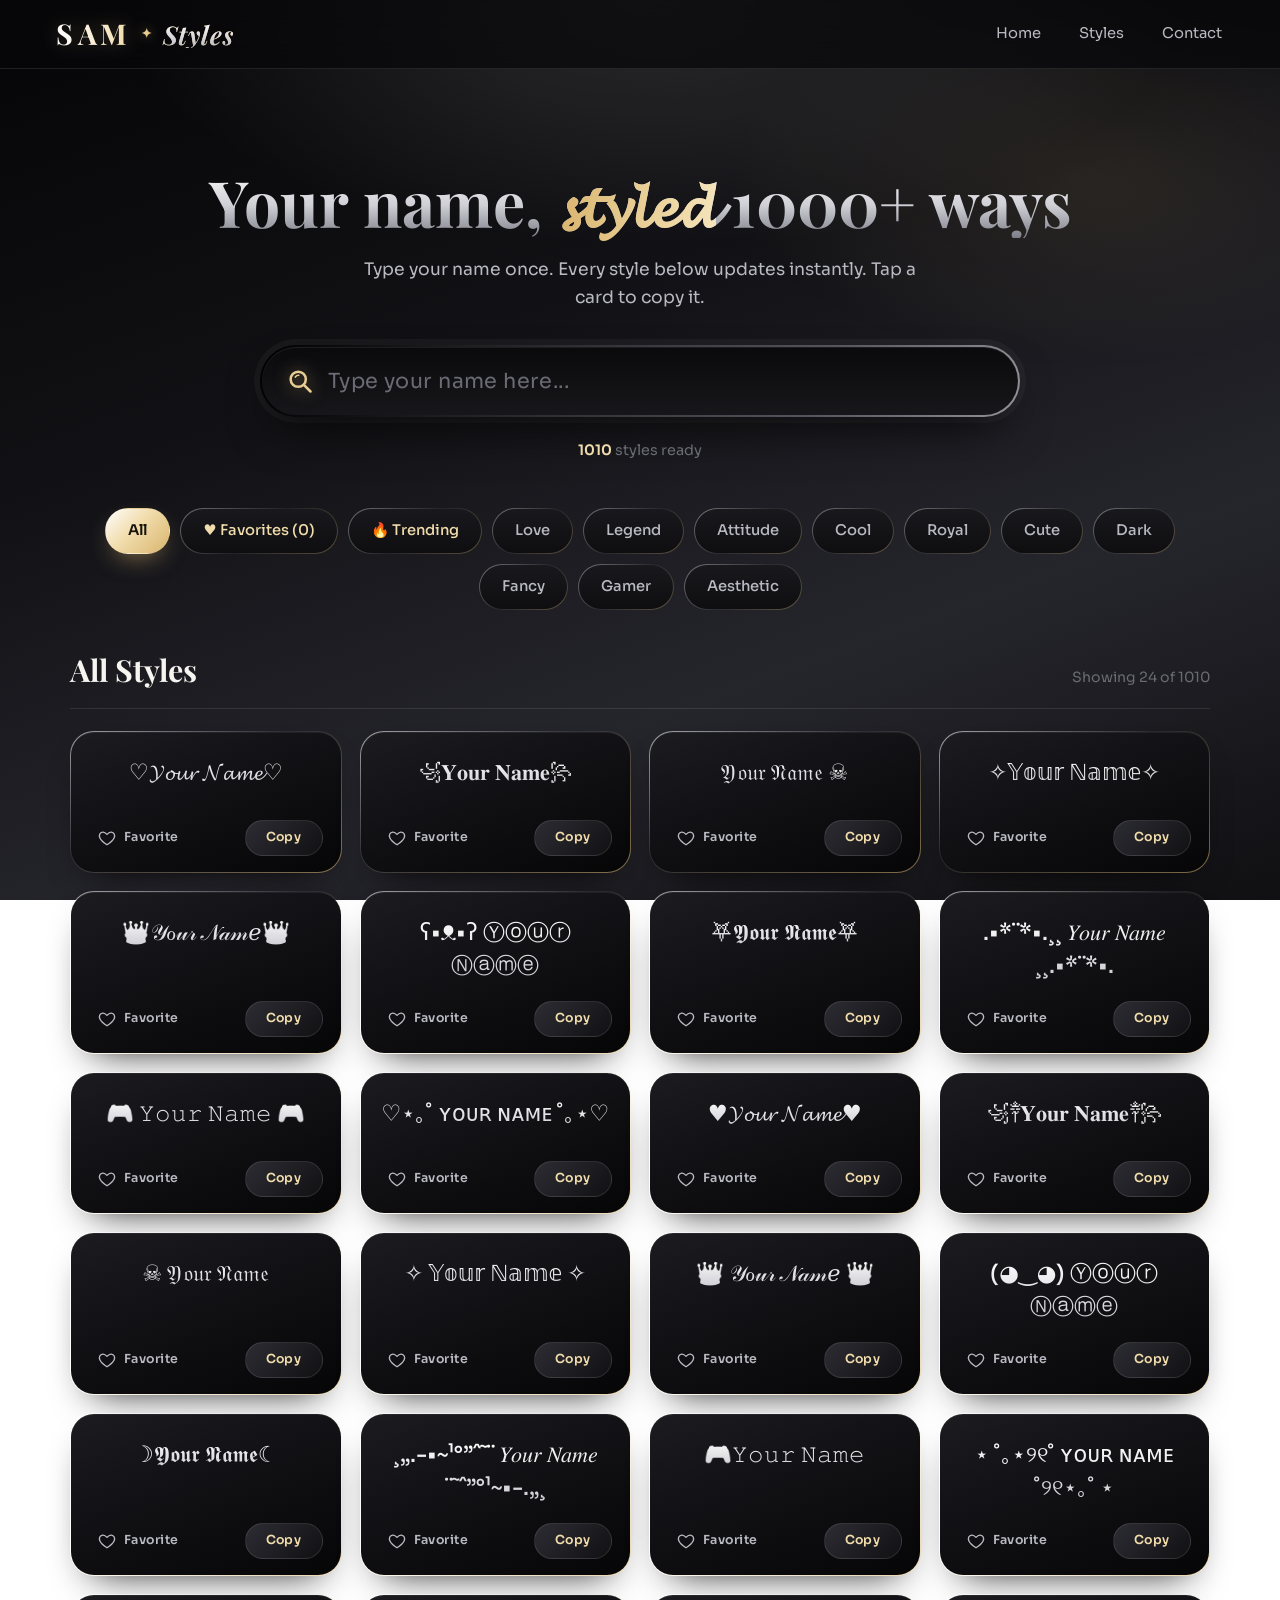
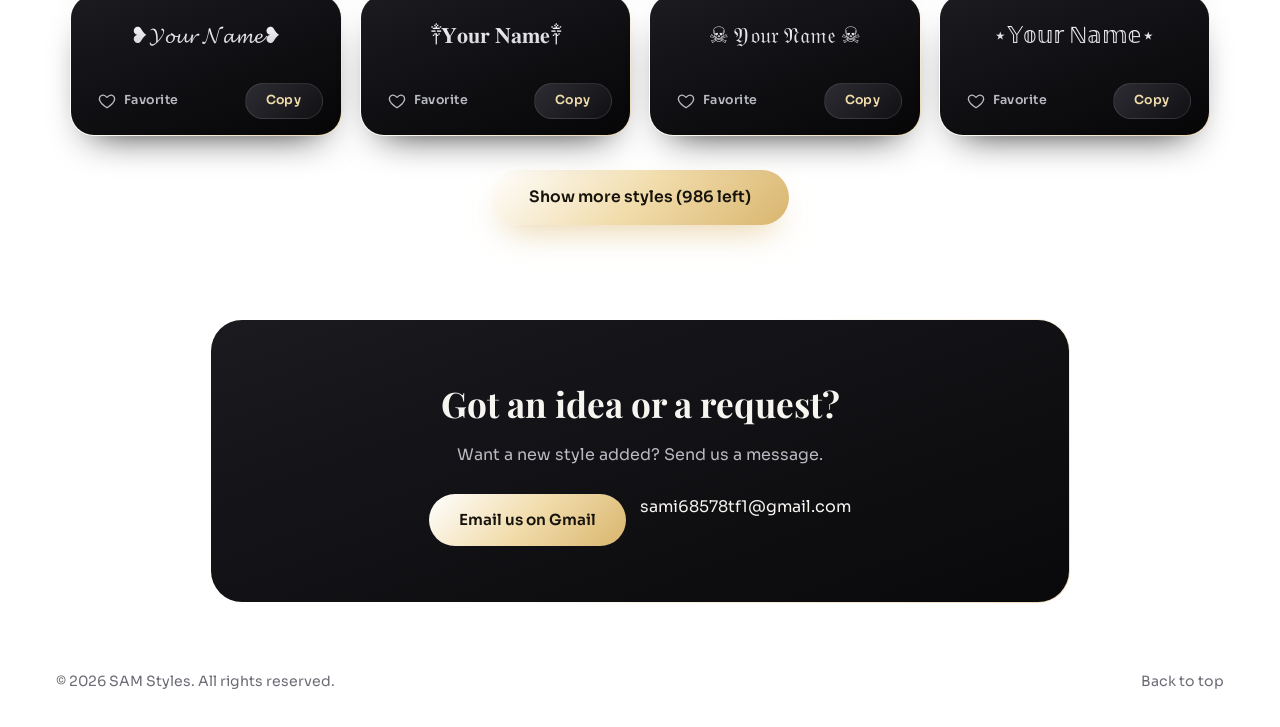
<file: index.html>
<!DOCTYPE html>
<html lang="en">
<head>
  <meta charset="UTF-8">
  <meta name="viewport" content="width=device-width, initial-scale=1">
  <title>SAM Styles – Stylish Name Generator</title>
  <meta name="description" content="1000+ premium stylish name styles. Type your name and copy any style instantly.">

  <link rel="preconnect" href="https://fonts.googleapis.com">
  <link rel="preconnect" href="https://fonts.gstatic.com" crossorigin>
  <link href="https://fonts.googleapis.com/css2?family=Sora:wght@400;500;600;700&family=Playfair+Display:wght@600;700&display=swap" rel="stylesheet">

  <!-- CSS file -->
  <link rel="stylesheet" href="style.css">
</head>
<body>

  <div class="bg-glow" aria-hidden="true"></div>

  <!-- ===== HEADER ===== -->
  <header class="site-header" id="top">
    <a href="#top" class="logo" aria-label="SAM Styles"><span class="logo-sam">SAM</span><span class="logo-dot" aria-hidden="true">✦</span><span class="logo-styles">Styles</span></a>
    <nav class="nav">
      <a href="#top">Home</a>
      <a href="#styles">Styles</a>
      <a href="#contact">Contact</a>
    </nav>
  </header>

  <main>

    <!-- ===== HERO ===== -->
    <section class="hero">
      <h1 class="hero-title">Your name, <span class="hero-fancy">𝓼𝓽𝔂𝓵𝓮𝓭</span> 1000+ ways</h1>
      <p class="hero-sub">Type your name once. Every style below updates instantly. Tap a card to copy it.</p>

      <div class="search-wrap">
        <input type="text" id="nameInput" class="search-input" placeholder="Type your name here..." maxlength="24" autocomplete="off" spellcheck="false" aria-label="Your name">
        <button type="button" id="clearBtn" class="search-clear" aria-label="Clear name" hidden>✕</button>
      </div>

      <p class="hero-count"><strong id="totalCount">0</strong> styles ready</p>
    </section>

    <!-- ===== CATEGORIES ===== -->
    <section class="categories" id="styles" aria-label="Categories">
      <div class="cat-bar" id="catBar">
        <!-- Category buttons are added by script.js -->
      </div>
    </section>

    <!-- ===== CARDS ===== -->
    <section class="cards-section" aria-live="polite">
      <div class="cards-head">
        <h2 class="cards-title" id="cardsTitle">All Styles</h2>
        <span class="cards-meta" id="cardsMeta"></span>
      </div>

      <div class="card-grid" id="cardGrid">
        <!-- Premium cards are added by script.js -->
      </div>

      <div class="empty" id="emptyState" hidden>No styles found in this category.</div>

      <div class="more-wrap">
        <button type="button" id="loadMore" class="btn-more">Show more styles</button>
      </div>
    </section>

    <!-- ===== STYLE DATA: 10 categories x 100 styles = 1000, plus 🔥 Trending (10 styles) =====
         {n} = the user's name. Add or edit a line to change a style.
         Category buttons follow the order of the blocks below (Trending is first so it sits right after Favorites).
         Each block's data-font is a letter style that script.js applies. -->
    <div id="styleData" hidden>

<script type="text/plain" class="tpl" data-cat="trending" data-title="🔥 Trending" data-font="serifbold">
꧁༒⚡{n}⚡༒꧂
亗〆{n}〆亗
乂彡{n}彡乂
𓆩⚜{n}⚜𓆪
♛『{n}』♛
⛧༺{n}༻⛧
◥⚡{n}⚡◤
么꧁{n}꧂么
✦亗{n}亗✦
⚔⟡{n}⟡⚔
</script>

<script type="text/plain" class="tpl" data-cat="love" data-title="Love" data-font="boldscript">
♡{n}♡
♥{n}♥
❥{n}❥
❣{n}❣
♡ {n} ♡
♥ {n} ♥
❥ {n} ❥
❣ {n} ❣
ღ{n}ღ
ღ {n} ღ
{n} ♡
{n} ♥
{n} ❥
{n} ❣
{n}ღ
♡ {n}
♥ {n}
❥ {n}
❣ {n}
ღ {n}
꧁♡{n}♡꧂
♡•{n}•♡
♥•{n}•♥
♡｡{n}｡♡
♡ ⋆ {n} ⋆ ♡
☆♡ {n} ♡☆
✧♡ {n} ♡✧
❀ {n} ♡
✿ {n} ♡
╰♡╯{n}╰♡╯
💖{n}💖
💕{n}💕
💞 {n} 💞
💗 {n} 💗
💘 {n} 💘
{n} 💘
{n} 💞
{n} 💗
💖 {n}
💕 {n}
(｡♥‿♥｡) {n}
♥‿♥ {n}
{n} ♡ forever
♡♡ {n} ♡♡
♡ {n} ♡ ♡
{n} ♡♡♡
♡{n}♡ ♥
❤ {n} ❤
{n} ❤
๑♡๑{n}๑♡๑
My {n}
Sweet {n}
Lovely {n}
{n} loves you
Baby {n}
{n} is mine
Cutie {n}
Darling {n}
Dear {n}
Only {n}
Forever {n}
{n} 4ever
{n} + You
Mrs. {n}
Mine {n}
{n} ♡ You
Angel {n}
Honey {n}
💓{n}💓
💓 {n} 💓
{n} 💓
💓 {n}
💝{n}💝
💝 {n} 💝
{n} 💝
💝 {n}
💟{n}💟
💟 {n} 💟
{n} 💟
💟 {n}
🌹{n}🌹
🌹 {n} 🌹
{n} 🌹
🌹 {n}
💋{n}💋
💋 {n} 💋
{n} 💋
💋 {n}
🥰{n}🥰
🥰 {n} 🥰
{n} 🥰
🥰 {n}
♡˚{n}˚♡
♡˚ {n} ˚♡
😍 {n} 😍
{n} 😍
😍 {n}
😍{n}😍
♥• {n} •♥
💍 {n} 💍
</script>

<script type="text/plain" class="tpl" data-cat="legend" data-title="Legend" data-font="serifbold">
꧁{n}꧂
꧁༒{n}༒꧂
༒{n}༒
꧁•{n}•꧂
꧁☆{n}☆꧂
꧁✧{n}✧꧂
꧁⚔{n}⚔꧂
【{n}】
『{n}』
「{n}」
《{n}》
〖{n}〗
⟦{n}⟧
⟪{n}⟫
⦃{n}⦄
☬{n}☬
☬ {n} ☬
✪{n}✪
✪ {n} ✪
★彡{n}彡★
彡{n}彡
ミ★{n}★彡
⚡{n}⚡
⚜{n}⚜
⚜ {n} ⚜
♛{n}♛
♔{n}♔
☠{n}☠
⚔ {n} ⚔
🔥{n}🔥
🔱{n}🔱
☄ {n} ☄
✦{n}✦
✦ {n} ✦
❖{n}❖
❖ {n} ❖
◈{n}◈
◈ {n} ◈
⌬ {n} ⌬
⛧ {n} ⛧
⸸ {n} ⸸
✞ {n} ✞
ᛉ {n} ᛉ
★ {n} ★
☆ {n} ☆
❝{n}❞
━━{n}━━
═══{n}═══
⫷{n}⫸
⟅{n}⟆
Legend {n}
Legendary {n}
{n} | Legend
{n} the Great
Master {n}
Chief {n}
{n} Official
Captain {n}
Warrior {n}
Titan {n}
Hero {n}
{n} the Legend
Champion {n}
General {n}
Ace {n}
꧁༺{n}༻꧂
꧁༺ {n} ༻꧂
✯ {n} ✯
{n} ✯
✯ {n}
✯{n}✯
⟦ {n} ⟧
✵ {n} ✵
{n} ✵
✵ {n}
✵{n}✵
❮{n}❯
❮ {n} ❯
✸ {n} ✸
{n} ✸
✸ {n}
✸{n}✸
꧁⚜{n}⚜꧂
꧁⚜ {n} ⚜꧂
❂ {n} ❂
{n} ❂
❂ {n}
❂{n}❂
꧁♛{n}♛꧂
꧁♛ {n} ♛꧂
⛦ {n} ⛦
{n} ⛦
⛦ {n}
⛦{n}⛦
꧁🔥{n}🔥꧂
꧁🔥 {n} 🔥꧂
ᛝ {n} ᛝ
{n} ᛝ
ᛝ {n}
ᛝ{n}ᛝ
</script>

<script type="text/plain" class="tpl" data-cat="attitude" data-title="Attitude" data-font="fraktur">
{n} ☠
☠ {n}
☠ {n} ☠
{n} ⚡
⚡ {n}
{n} 🔥
🔥 {n}
{n} 💀
💀 {n}
{n} ✘
✘ {n}
✘ {n} ✘
{n} ✖
✖ {n} ✖
{n} ☯
☯ {n} ☯
{n} ☢
☢ {n} ☢
{n} ⚠
⚠ {n} ⚠
{n} | Boss
{n} | King
{n} | Savage
{n} | Rebel
{n} | Alpha
{n} | Rider
{n} | Killer
{n} | Don
{n} | Beast
{n} | Hunter
King {n}
Boss {n}
Savage {n}
Rebel {n}
Alpha {n}
Don {n}
Beast {n}
Mr. {n}
Lord {n}
Official {n}
▄︻デ{n}══━一
༺{n}༻
༺☠{n}☠༻
༺⚡{n}⚡༻
༺🔥{n}🔥༻
༺༒{n}༒༻
༻{n}༺
∞ {n} ∞
※ {n} ※
⁂ {n} ⁂
Mafia {n}
Gangster {n}
Rocky {n}
Bhai {n}
Swag {n}
{n} | Swag
{n} | Mafia
{n} | Bhai
{n} | Rowdy
Rowdy {n}
{n} | Thug
Thug {n}
{n} | Sniper
Sniper {n}
Bad {n}
Danger {n}
{n} | Attitude
{n} | Gangster
༺ {n} ༻
😈 {n} 😈
{n} 😈
😈 {n}
😈{n}😈
༺😈{n}😈༻
༺😈 {n} 😈༻
🐺 {n} 🐺
{n} 🐺
🐺 {n}
🐺{n}🐺
༺💣{n}💣༻
༺💣 {n} 💣༻
🦁 {n} 🦁
{n} 🦁
🦁 {n}
🦁{n}🦁
༺🐍{n}🐍༻
༺🐍 {n} 🐍༻
🐍 {n} 🐍
{n} 🐍
🐍 {n}
🐍{n}🐍
༺🦅{n}🦅༻
༺🦅 {n} 🦅༻
🦅 {n} 🦅
{n} 🦅
🦅 {n}
🦅{n}🦅
『{n}』
『 {n} 』
👊 {n} 👊
</script>

<script type="text/plain" class="tpl" data-cat="cool" data-title="Cool" data-font="double">
✧{n}✧
✧ {n} ✧
⋆{n}⋆
⋆ {n} ⋆
★{n}★
☆{n}☆
✩{n}✩
✩ {n} ✩
✫{n}✫
✬ {n} ✬
❄{n}❄
❄ {n} ❄
❅ {n} ❅
❆ {n} ❆
☁ {n} ☁
☾ {n} ☽
☽ {n} ☾
☼ {n} ☼
☀ {n} ☀
⚝ {n} ⚝
▪{n}▪
▫ {n} ▫
◆{n}◆
◇ {n} ◇
◉ {n} ◉
○ {n} ○
● {n} ●
◎ {n} ◎
⬥ {n} ⬥
⬦ {n} ⬦
⟡ {n} ⟡
⟐ {n} ⟐
⌁ {n} ⌁
⌘ {n} ⌘
⌥ {n} ⌥
⎔ {n} ⎔
⏣ {n} ⏣
⬡ {n} ⬡
⬢ {n} ⬢
⏥ {n} ⏥
⸺{n}⸺
──{n}──
━ {n} ━
╾{n}╼
┈{n}┈
⊹ {n} ⊹
⊱{n}⊰
⊰ {n} ⊱
✺ {n} ✺
✹ {n} ✹
Cool {n}
{n} | Cool
Chill {n}
{n} | Chill
Ice {n}
Frost {n}
{n} | Vibes
Vibes {n}
Smooth {n}
Mr. Cool {n}
Neon {n}
{n} | Neon
Skyline {n}
⟪{n}⟫
⟪ {n} ⟫
✴ {n} ✴
{n} ✴
✴ {n}
✴{n}✴
⊱ {n} ⊰
✳ {n} ✳
{n} ✳
✳ {n}
✳{n}✳
⟦{n}⟧
⟦ {n} ⟧
❈ {n} ❈
{n} ❈
❈ {n}
❈{n}❈
⟅{n}⟆
⟅ {n} ⟆
❇ {n} ❇
{n} ❇
❇ {n}
❇{n}❇
⦃{n}⦄
⦃ {n} ⦄
❊ {n} ❊
{n} ❊
❊ {n}
❊{n}❊
❮{n}❯
❮ {n} ❯
⁂ {n} ⁂
{n} ⁂
⁂ {n}
⁂{n}⁂
◀{n}▶
◀ {n} ▶
</script>

<script type="text/plain" class="tpl" data-cat="royal" data-title="Royal" data-font="script">
👑{n}👑
👑 {n} 👑
♛ {n} ♛
♚ {n} ♚
♕ {n} ♕
♔ {n} ♔
♜ {n} ♜
♞ {n} ♞
♝ {n} ♝
♟ {n} ♟
❦ {n} ❦
❧ {n} ☙
☙ {n} ❧
❀ {n} ❀
✿ {n} ✿
❁ {n} ❁
❃ {n} ❃
✾ {n} ✾
❊ {n} ❊
❋ {n} ❋
❰ {n} ❱
❮ {n} ❯
❬ {n} ❭
❨ {n} ❩
❪ {n} ❫
❴ {n} ❵
⟨ {n} ⟩
⌈ {n} ⌋
⌜ {n} ⌟
⌞ {n} ⌝
Prince {n}
Princess {n}
Raja {n}
Queen {n}
Sir {n}
Lady {n}
Duke {n}
Baron {n}
Emperor {n}
Sultan {n}
{n} ♛
♛ {n}
{n} ♕
♕ {n}
{n} ❦
❦ {n}
{n} ✿
✿ {n}
{n} ❁
❁ {n}
King {n}
Maharaja {n}
Nawab {n}
Shahzada {n}
Rani {n}
Malika {n}
Count {n}
Earl {n}
Knight {n}
Majesty {n}
His Majesty {n}
Her Majesty {n}
{n} the King
{n} the Queen
{n} | Royal
Royal {n}
👑✦{n}✦👑
👑✦ {n} ✦👑
⚜ {n} ⚜
{n} ⚜
⚜ {n}
⚜{n}⚜
♛✧{n}✧♛
♛✧ {n} ✧♛
✠ {n} ✠
{n} ✠
✠ {n}
✠{n}✠
❰⚜{n}⚜❱
❰⚜ {n} ⚜❱
⚔ {n} ⚔
{n} ⚔
⚔ {n}
⚔{n}⚔
⟮{n}⟯
⟮ {n} ⟯
🏰 {n} 🏰
{n} 🏰
🏰 {n}
🏰{n}🏰
⦅{n}⦆
⦅ {n} ⦆
💎 {n} 💎
{n} 💎
💎 {n}
💎{n}💎
«{n}»
« {n} »
🦁 {n} 🦁
{n} 🦁
</script>

<script type="text/plain" class="tpl" data-cat="cute" data-title="Cute" data-font="bubble">
ʕ•ᴥ•ʔ {n}
(◕‿◕) {n}
(｡◕‿◕｡) {n}
ʚ {n} ɞ
ଘ(੭*ˊᵕˋ)੭ {n}
ฅ^•ﻌ•^ฅ {n}
(✿◠‿◠) {n}
{n} ʕ•ᴥ•ʔ
{n} (◕‿◕)
{n} ฅ^•ﻌ•^ฅ
🌸 {n} 🌸
🌷 {n} 🌷
🌼 {n} 🌼
🍓 {n} 🍓
🍒 {n} 🍒
🍭 {n} 🍭
🦋 {n} 🦋
🐰 {n} 🐰
🐱 {n} 🐱
🐼 {n} 🐼
ᵔᴥᵔ {n}
˚₊‧ {n} ‧₊˚
₊˚⊹ {n} ⊹˚₊
˖ {n} ˖
⋆˙⟡ {n} ⟡˙⋆
✧･ﾟ: {n} :･ﾟ✧
･ﾟ✧ {n} ✧ﾟ･
˚ʚ {n} ɞ˚
ᡣ𐭩 {n} ᡣ𐭩
⁺˳✧༚ {n} ༚✧˳⁺
{n} 🌸
{n} 🦋
{n} 🍓
{n} 🐰
{n} 🍭
🌸 {n}
🦋 {n}
🍓 {n}
🐰 {n}
🍭 {n}
{n} uwu
{n} owo
{n} ^_^
{n} ^^
{n} :3
{n} (≧◡≦)
{n} (•‿•)
{n} ٩(◕‿◕)۶
uwu {n}
{n} ~
Little {n}
Baby {n}
{n} baby
Tiny {n}
Bubbly {n}
Sweet {n}
Cutie {n}
{n} cutie
Fluffy {n}
Sunny {n}
{n} pie
Candy {n}
Peachy {n}
{n} bunny
(｡•ᴗ•｡){n}(｡•ᴗ•｡)
(｡•ᴗ•｡) {n} (｡•ᴗ•｡)
(•ө•) {n} (•ө•)
{n} (•ө•)
(•ө•) {n}
(•ө•){n}(•ө•)
₍ᐢ•ﻌ•ᐢ₎{n}₍ᐢ•ﻌ•ᐢ₎
₍ᐢ•ﻌ•ᐢ₎ {n} ₍ᐢ•ﻌ•ᐢ₎
(づ｡◕‿‿◕｡)づ {n} (づ｡◕‿‿◕｡)づ
{n} (づ｡◕‿‿◕｡)づ
(づ｡◕‿‿◕｡)づ {n}
(づ｡◕‿‿◕｡)づ{n}(づ｡◕‿‿◕｡)づ
ʕっ•ᴥ•ʔっ{n}ʕっ•ᴥ•ʔっ
ʕっ•ᴥ•ʔっ {n} ʕっ•ᴥ•ʔっ
≽^•⩊•^≼ {n} ≽^•⩊•^≼
{n} ≽^•⩊•^≼
≽^•⩊•^≼ {n}
≽^•⩊•^≼{n}≽^•⩊•^≼
🧸{n}🧸
🧸 {n} 🧸
ᓚᘏᗢ {n} ᓚᘏᗢ
{n} ᓚᘏᗢ
ᓚᘏᗢ {n}
ᓚᘏᗢ{n}ᓚᘏᗢ
🎀{n}🎀
🎀 {n} 🎀
٩(◕‿◕｡)۶ {n} ٩(◕‿◕｡)۶
{n} ٩(◕‿◕｡)۶
٩(◕‿◕｡)۶ {n}
٩(◕‿◕｡)۶{n}٩(◕‿◕｡)۶
🌈{n}🌈
🌈 {n} 🌈
🌺 {n} 🌺
{n} 🌺
🌺 {n}
🌺{n}🌺
</script>

<script type="text/plain" class="tpl" data-cat="dark" data-title="Dark" data-font="frakturbold">
⛧{n}⛧
☽{n}☾
☾{n}☽
✠{n}✠
✠ {n} ✠
✝{n}✝
☥ {n} ☥
𖤐 {n} 𖤐
𖤍 {n} 𖤍
⸸{n}⸸
🖤 {n} 🖤
🖤{n}🖤
🕷 {n} 🕷
🦇 {n} 🦇
🌑 {n} 🌑
🌙 {n} 🌙
💀{n}💀
🕸 {n} 🕸
🥀 {n} 🥀
⚰ {n} ⚰
▓▒░ {n} ░▒▓
░▒▓{n}▓▒░
▀▄▀▄ {n} ▄▀▄▀
▄▀▄ {n} ▄▀▄
░ {n} ░
▒ {n} ▒
▓ {n} ▓
█ {n} █
▌{n}▐
▐ {n} ▌
≺ {n} ≻
⋙ {n} ⋘
⋘ {n} ⋙
≪ {n} ≫
« {n} »
‹ {n} ›
⫸ {n} ⫷
⟫ {n} ⟪
⟪ {n} ⟫
⟦ {n} ⟧
{n} ✠
✠ {n}
{n} ☽
☾ {n}
{n} 🖤
🖤 {n}
{n} 🕷
🦇 {n}
{n} 🥀
🥀 {n}
Dark {n}
{n} | Dark
Shadow {n}
{n} | Shadow
Night {n}
Dead {n}
Ghost {n}
{n} | Ghost
Demon {n}
Reaper {n}
Phantom {n}
{n} | Phantom
Vampire {n}
{n} | Vamp
▓▒░{n}░▒▓
🕯 {n} 🕯
{n} 🕯
🕯 {n}
🕯{n}🕯
≺{n}≻
🔮 {n} 🔮
{n} 🔮
🔮 {n}
🔮{n}🔮
⋙{n}⋘
👁 {n} 👁
{n} 👁
👁 {n}
👁{n}👁
◄{n}►
◄ {n} ►
🐍 {n} 🐍
{n} 🐍
🐍 {n}
🐍{n}🐍
⛧☠{n}☠⛧
⛧☠ {n} ☠⛧
🦂 {n} 🦂
{n} 🦂
🦂 {n}
🦂{n}🦂
🖤🔥{n}🔥🖤
🖤🔥 {n} 🔥🖤
🩸 {n} 🩸
{n} 🩸
🩸 {n}
🩸{n}🩸
☽⛧{n}⛧☾
☽⛧ {n} ⛧☾
⚔ {n} ⚔
</script>

<script type="text/plain" class="tpl" data-cat="fancy" data-title="Fancy" data-font="italicserif">
.•*¨*•.¸¸ {n} ¸¸.•*¨*•.
¸„.-•~¹°”ˆ˜¨ {n} ¨˜ˆ”°¹~•-.„¸
░▒▓█ {n} █▓▒░
•°¯`•• {n} ••´¯°•
·´¯`·.· {n} ·.·´¯`·
✧･ﾟ: * {n} * :･ﾟ✧
⋆｡°✩ {n} ✩°｡⋆
✦•······• {n} •······•✦
⊹˚.⋆ {n} ⋆.˚⊹
◦•●◉✿ {n} ✿◉●•◦
♪♫ {n} ♫♪
♬ {n} ♬
♫ {n} ♫
♪ {n} ♪
➳ {n}
{n} ➳
➵ {n}
{n} ➵
➷ {n} ➷
➸ {n} ➸
ᴗ{n}ᴗ
ᵕ{n}ᵕ
˘{n}˘
˙{n}˙
⸝⸝{n}⸝⸝
⁎{n}⁎
⁑{n}⁑
⁕{n}⁕
⁜{n}⁜
⁘{n}⁘
«{n}»
‹{n}›
‹‹{n}››
‘{n}’
“{n}”
„{n}“
❛{n}❜
❮{n}❯
❰{n}❱
⟬{n}⟭
[{n}]
({n})
<{n}>
⦅{n}⦆
⦇{n}⦈
⦉{n}⦊
⟮{n}⟯
〔{n}〕
〘{n}〙
〚{n}〛
★·.·´¯`·.·★ {n} ★·.·´¯`·.·★
❥ {n} ❥
{n} ❥
❥ {n}
❥{n}❥
•·.·´¯`·.·• {n} •·.·´¯`·.·•
{n} ♪
♪ {n}
♪{n}♪
¸.•*´¨`*•.¸ {n} ¸.•*´¨`*•.¸
✿ {n} ✿
{n} ✿
✿ {n}
✿{n}✿
°°°·.°·..·°¯°·._.· {n} ·._.·°¯°·.·° .·°°°
❀ {n} ❀
{n} ❀
❀ {n}
❀{n}❀
▁ ▂ ▄ ▅ ▆ ▇ █ {n} █ ▇ ▆ ▅ ▄ ▂ ▁
★ {n} ★
{n} ★
★ {n}
★{n}★
☆*:.｡.{n}｡.:*☆
☆*:.｡. {n} ｡.:*☆
☆ {n} ☆
{n} ☆
☆ {n}
☆{n}☆
✿◕ ‿ ◕✿ {n} ✿◕ ‿ ◕✿
✧ {n} ✧
{n} ✧
✧ {n}
✧{n}✧
▀▄▀▄▀▄ {n} ▄▀▄▀▄▀
❖ {n} ❖
{n} ❖
❖ {n}
❖{n}❖
★彡 {n} 彡★
✦ {n} ✦
{n} ✦
✦ {n}
✦{n}✦
๑۩۩๑ {n} ๑۩۩๑
{n} ♫
♫ {n}
♫{n}♫
»»―――― {n} ――――««
</script>

<script type="text/plain" class="tpl" data-cat="gamer" data-title="Gamer" data-font="mono">
🎮 {n} 🎮
🎮{n}
{n}🎮
🕹 {n} 🕹
👾 {n} 👾
👾{n}👾
🎯 {n} 🎯
🏆 {n} 🏆
🏆{n}
{n}🏆
xX{n}Xx
xXx_{n}_xXx
꧁xX{n}Xx꧂
{n}_YT
{n}_FF
{n}_OP
{n}xD
{n}_PRO
{n}_GOD
{n}_X
PRO {n}
OP {n}
GOD {n}
YT {n}
FF {n}
乂 {n} 乂
乂{n}乂
〄 {n} 〄
{n}ツ
ツ{n}ツ
『{n}』ツ
「{n}」ツ
【{n}】ツ
《{n}》ツ
꧁{n}꧂ツ
★{n}★ツ
☆{n}☆ツ
⚡{n}ツ
☠{n}ツ
♛{n}ツ
{n} ︻デ═一
︻デ┳═ー {n}
{n} ➤
➤ {n}
{n} ▶
▶ {n} ◀
◀ {n} ▶
⏵ {n} ⏴
⏩ {n} ⏪
⏭ {n} ⏮
{n}_GAMER
{n}_GAMING
{n}_LIVE
{n}_KING
{n}_BOSS
{n}_HD
{n}_Official
{n}_PUBG
{n}_COD
Pro_{n}
Mr_{n}
iAm{n}
The{n}
Its{n}
Real{n}
Noob {n}
Sniper {n}
Headshot {n}
{n} | Gaming
{n} | Gamer
Gamer {n}
Legend_{n}
⟦{n}⟧ツ
⟦ {n} ⟧ツ
💣 {n} 💣
{n} 💣
💣 {n}
💣{n}💣
▄︻デ{n}══━一
▄︻デ {n} ══━一
🔥 {n} 🔥
{n} 🔥
🔥 {n}
🔥{n}🔥
꧁⚔{n}⚔꧂
꧁⚔ {n} ⚔꧂
⚡ {n} ⚡
{n} ⚡
⚡ {n}
⚡{n}⚡
🎧{n}🎧
🎧 {n} 🎧
ツ {n} ツ
{n} ツ
ツ {n}
🖥{n}🖥
🖥 {n} 🖥
☠ {n} ☠
{n} ☠
☠ {n}
</script>

<script type="text/plain" class="tpl" data-cat="aesthetic" data-title="Aesthetic" data-font="smallcaps">
♡⋆｡˚ {n} ˚｡⋆♡
⋆ ˚｡⋆୨୧˚ {n} ˚୨୧⋆｡˚ ⋆
୨୧ {n} ୨୧
୨ {n} ୧
୧ {n} ୨
⊹ ࣪ ˖ {n} ˖ ࣪ ⊹
✿.｡:*☆ {n} ☆*:｡.✿
✶ {n} ✶
✷ {n} ✷
❂ {n} ❂
⌇ {n} ⌇
⋮ {n} ⋮
⁞ {n} ⁞
∷ {n} ∷
∴ {n} ∴
∵ {n} ∵
⋰ {n} ⋱
⋱ {n} ⋰
⁙ {n} ⁙
⁛ {n} ⁛
◜{n}◝
◟{n}◞
◠{n}◡
◡{n}◠
︶{n}︶
︵{n}︵
﹏{n}﹏
﹋{n}﹋
﹌{n}﹌
︿{n}︿
˗ˏˋ {n} ˎˊ˗
ᶘ {n} ᶅ
⊂ {n} ⊃
⊏ {n} ⊐
⌠ {n} ⌡
⌡ {n} ⌠
⌖ {n} ⌖
⌗ {n} ⌗
⌭ {n} ⌭
⌮ {n} ⌮
{n} ˚₊
˚₊ {n}
{n} ⋆
⋆ {n}
{n} ˖
˖ {n}
{n} ✧
✧ {n}
{n} ⊹
⊹ {n}
꒰{n}꒱
꒰ {n} ꒱
⚘ {n} ⚘
{n} ⚘
⚘ {n}
⚘{n}⚘
₍{n}₎
₍ {n} ₎
❁ {n} ❁
{n} ❁
❁ {n}
❁{n}❁
⟢ {n} ⟣
ᨒ {n} ᨒ
{n} ᨒ
ᨒ {n}
ᨒ{n}ᨒ
⋆˚࿔ {n} ࿔˚⋆
🪐 {n} 🪐
{n} 🪐
🪐 {n}
🪐{n}🪐
𓆩 {n} 𓆪
🌙 {n} 🌙
{n} 🌙
🌙 {n}
🌙{n}🌙
⊹˚ {n} ˚⊹
🌷 {n} 🌷
{n} 🌷
🌷 {n}
🌷{n}🌷
˚ʚ♡ɞ˚ {n} ˚ʚ♡ɞ˚
🕊 {n} 🕊
{n} 🕊
🕊 {n}
🕊{n}🕊
୨ৎ {n} ୨ৎ
🦢 {n} 🦢
{n} 🦢
🦢 {n}
🦢{n}🦢
✧˖° {n} °˖✧
🪽 {n} 🪽
{n} 🪽
🪽 {n}
🪽{n}🪽
⋆⁺₊ {n} ₊⁺⋆
🫧 {n} 🫧
{n} 🫧
</script>

    </div>

    <!-- ===== CONTACT ===== -->
    <section class="contact" id="contact">
      <h2 class="contact-title">Got an idea or a request?</h2>
      <p class="contact-sub">Want a new style added? Send us a message.</p>
      <div class="contact-actions">
        


  
<a class="btn-primary" href="#" onclick="return false;">
  <i class="fa-solid fa-envelope"></i>
  Email us on Gmail
</a>

<p class="contact-email">
  <a href="mailto:sami68578tf1@gmail.com">
    sami68578tf1@gmail.com
  </a>
</p>
      </div>
    </section>

  </main>

  <!-- ===== FOOTER ===== -->
  <footer class="site-footer">
    <p>© <span id="year"></span> SAM Styles. All rights reserved.</p>
    <a href="#top" class="to-top">Back to top</a>
  </footer>

  <!-- Copy confirmation -->
  <div class="toast" id="toast" role="status" aria-live="polite">Copied!</div>

  <!-- JavaScript file -->
  <script src="script.js"></script>
</body>
  </html>
</file>
<file: style.css>
/* ==========================================================
   SAM Styles – style.css
   Palette: black → graphite → silver → white, with champagne gold
   ========================================================== */

:root {
  --black: #050506;
  --ink: #0d0d10;
  --graphite: #17171b;
  --steel: #2a2a31;
  --ash: #6b6b75;
  --silver: #b9b9c2;
  --white: #f7f5f0;
  --gold: #d9b56e;
  --gold-soft: #f1dcab;
  --line: rgba(255, 255, 255, .1);
  --ease: cubic-bezier(.22, .8, .24, 1);
}

*, *::before, *::after { box-sizing: border-box; margin: 0; padding: 0; }
[hidden] { display: none !important; }
html { scroll-behavior: smooth; scroll-padding-top: 84px; }

body {
  font-family: "Sora", system-ui, -apple-system, "Segoe UI", sans-serif;
  color: var(--white);
  background: linear-gradient(160deg, var(--black) 0%, #121216 38%, #25252c 70%, #101013 100%) fixed;
  min-height: 100vh;
  line-height: 1.6;
  overflow-x: hidden;
  -webkit-font-smoothing: antialiased;
}

a { color: inherit; text-decoration: none; }
button, input { font: inherit; color: inherit; }
:focus-visible { outline: 2px solid var(--gold); outline-offset: 3px; }

/* soft light behind the hero */
.bg-glow {
  position: fixed; inset: 0; pointer-events: none; z-index: 0;
  background:
    radial-gradient(60% 40% at 50% 0%, rgba(255, 255, 255, .13), transparent 70%),
    radial-gradient(40% 30% at 85% 20%, rgba(217, 181, 110, .10), transparent 70%);
}
main, .site-header, .site-footer { position: relative; z-index: 1; }

/* ================= HEADER ================= */
.site-header {
  position: sticky; top: 0; z-index: 20;
  display: flex; align-items: center; justify-content: space-between;
  padding: 16px clamp(18px, 5vw, 56px);
  background: rgba(8, 8, 10, .72);
  backdrop-filter: blur(14px);
  -webkit-backdrop-filter: blur(14px);
  border-bottom: 1px solid var(--line);
}
.logo {
  font-family: "Playfair Display", Georgia, serif;
  font-size: 1.6rem; font-weight: 700; letter-spacing: .02em;
  background: linear-gradient(90deg, #fff, var(--gold-soft) 55%, var(--gold));
  -webkit-background-clip: text; background-clip: text; color: transparent;
}
.nav { display: flex; gap: clamp(14px, 3vw, 34px); font-size: .92rem; color: var(--silver); }
.nav a { padding: 6px 2px; transition: color .25s var(--ease); }
.nav a:hover { color: var(--gold-soft); }

/* ================= HERO ================= */
.hero {
  max-width: 980px; margin: 0 auto;
  padding: clamp(44px, 9vw, 96px) 20px 28px;
  text-align: center;
}
.hero > * { animation: rise .8s var(--ease) both; }
.hero-title { animation-delay: .05s; }
.hero-sub { animation-delay: .15s; }
.search-wrap { animation-delay: .28s; }
.hero-count { animation-delay: .4s; }

@keyframes rise {
  from { opacity: 0; transform: translateY(22px); }
  to   { opacity: 1; transform: none; }
}

.hero-title {
  font-family: "Playfair Display", Georgia, serif;
  font-weight: 700; line-height: 1.15;
  font-size: clamp(2rem, 7vw, 4rem);
  background: linear-gradient(180deg, #ffffff 0%, #cfcfd6 55%, #7d7d87 100%);
  -webkit-background-clip: text; background-clip: text; color: transparent;
}
.hero-fancy {
  background: linear-gradient(90deg, var(--gold), var(--gold-soft), #fff, var(--gold));
  background-size: 250% 100%;
  -webkit-background-clip: text; background-clip: text; color: transparent;
  animation: gleam 5s linear infinite;
}
@keyframes gleam { to { background-position: 250% 0; } }

.hero-sub {
  max-width: 560px; margin: 18px auto 34px;
  color: var(--silver); font-size: clamp(.95rem, 2.6vw, 1.08rem);
}

/* ---------- SEARCH BOX ---------- */
.search-wrap {
  position: relative;
  width: min(100%, 760px); height: 72px; margin: 0 auto;
  border-radius: 999px;
  border: 2px solid transparent;
  background:
    linear-gradient(180deg, #0a0a0c, #17171b) padding-box,
    linear-gradient(110deg, #000 0%, #55555e 25%, #ffffff 50%, #55555e 75%, #000 100%) border-box;
  background-size: 100% 100%, 300% 100%;
  box-shadow:
    0 22px 50px -18px rgba(0, 0, 0, .9),
    0 0 0 6px rgba(255, 255, 255, .04),
    inset 0 1px 0 rgba(255, 255, 255, .08);
  transition: box-shadow .35s var(--ease), transform .35s var(--ease);
}
.search-wrap:focus-within {
  transform: translateY(-2px);
  box-shadow:
    0 28px 60px -18px rgba(0, 0, 0, .95),
    0 0 0 6px rgba(217, 181, 110, .16),
    0 0 38px rgba(217, 181, 110, .22);
  animation: sheen 3.2s linear infinite alternate;
}
@keyframes sheen {
  from { background-position: 0 0, 0% 0; }
  to   { background-position: 0 0, 100% 0; }
}
/* stylish search icon */
.search-wrap::before {
  content: ""; position: absolute; left: 24px; top: 50%;
  width: 28px; height: 28px; transform: translateY(-50%);
  background: url("data:image/svg+xml,%3Csvg xmlns='http://www.w3.org/2000/svg' viewBox='0 0 24 24' fill='none' stroke='%23e8cd94' stroke-width='2.2' stroke-linecap='round'%3E%3Ccircle cx='10.5' cy='10.5' r='6.5'/%3E%3Cpath d='M15.5 15.5L21 21'/%3E%3Cpath d='M8 8.6a3.5 3.5 0 0 1 3-1.5' stroke-width='1.4'/%3E%3C/svg%3E") center / contain no-repeat;
  filter: drop-shadow(0 0 8px rgba(217, 181, 110, .55));
  pointer-events: none;
}
.search-input {
  width: 100%; height: 100%;
  padding: 0 64px 0 66px;
  background: transparent; border: 0; outline: 0;
  border-radius: 999px;
  font-size: clamp(1.05rem, 3.6vw, 1.3rem); font-weight: 500; letter-spacing: .02em;
  color: var(--white); caret-color: var(--gold);
}
.search-input::placeholder { color: var(--ash); font-weight: 400; }
.search-clear {
  position: absolute; right: 16px; top: 50%; transform: translateY(-50%);
  width: 38px; height: 38px; border-radius: 50%;
  border: 1px solid var(--line); background: var(--steel);
  color: var(--silver); font-size: .9rem; cursor: pointer;
  transition: background .25s, color .25s;
}
.search-clear:hover { background: var(--gold); color: var(--black); }

.hero-count { margin-top: 22px; color: var(--ash); font-size: .9rem; }
.hero-count strong { color: var(--gold-soft); font-weight: 600; }

/* ================= CATEGORIES ================= */
.categories { max-width: 1180px; margin: 0 auto; padding: 18px 20px 6px; }
.cat-bar {
  display: flex; gap: 10px; justify-content: center; flex-wrap: wrap;
}
.cat-btn {
  padding: 10px 22px; border-radius: 999px; cursor: pointer;
  font-size: .92rem; font-weight: 500; white-space: nowrap;
  color: var(--silver);
  border: 1px solid transparent;
  background:
    linear-gradient(180deg, #19191d, #0e0e11) padding-box,
    linear-gradient(140deg, rgba(255, 255, 255, .4), rgba(255, 255, 255, .05) 50%, rgba(217, 181, 110, .35)) border-box;
  transition: transform .25s var(--ease), color .25s, box-shadow .25s;
}
.cat-btn:hover { color: var(--white); transform: translateY(-2px); }
.cat-btn.active {
  color: #16130c; font-weight: 600;
  background: linear-gradient(135deg, #fff 0%, var(--gold-soft) 45%, var(--gold) 100%);
  box-shadow: 0 10px 26px -10px rgba(217, 181, 110, .7);
}

/* ================= CARDS ================= */
.cards-section { max-width: 1180px; margin: 0 auto; padding: 30px 20px 20px; }
.cards-head {
  display: flex; align-items: baseline; justify-content: space-between;
  gap: 12px; margin-bottom: 22px; padding-bottom: 14px;
  border-bottom: 1px solid var(--line);
}
.cards-title { font-family: "Playfair Display", Georgia, serif; font-size: clamp(1.4rem, 4vw, 1.9rem); }
.cards-meta { color: var(--ash); font-size: .88rem; }

.card-grid {
  display: grid; gap: 18px;
  grid-template-columns: repeat(auto-fill, minmax(260px, 1fr));
}

.card {
  position: relative; overflow: hidden;
  display: flex; flex-direction: column; justify-content: space-between; align-items: center;
  gap: 20px; min-height: 142px; padding: 24px 18px 16px;
  text-align: center; cursor: pointer;
  border: 1px solid transparent; border-radius: 24px;
  background:
    linear-gradient(160deg, #1b1b20 0%, #0d0d10 65%, #060607 100%) padding-box,
    linear-gradient(150deg, rgba(255, 255, 255, .6), rgba(255, 255, 255, .06) 42%, rgba(217, 181, 110, .55)) border-box;
  box-shadow: 0 18px 38px -22px rgba(0, 0, 0, .95), inset 0 1px 0 rgba(255, 255, 255, .06);
  animation: rise .55s var(--ease) both;
  animation-delay: calc(min(var(--i, 0), 14) * 40ms); /* script.js sets --i on each card */
  transition: transform .3s var(--ease), box-shadow .3s var(--ease);
}
.card::after { /* soft light sweep */
  content: ""; position: absolute; inset: 0; pointer-events: none;
  background: linear-gradient(115deg, transparent 35%, rgba(255, 255, 255, .07) 50%, transparent 65%);
  transform: translateX(-120%);
  transition: transform .8s var(--ease);
}
.card:hover { transform: translateY(-5px); box-shadow: 0 26px 44px -20px rgba(0, 0, 0, 1), 0 0 30px -10px rgba(217, 181, 110, .35); }
.card:hover::after { transform: translateX(120%); }
.card:active { transform: scale(.98); }

.card-text {
  width: 100%; font-size: 1.4rem; line-height: 1.45; font-weight: 500;
  overflow-wrap: anywhere; word-break: break-word;
  background: linear-gradient(180deg, #ffffff, #c9c9d0);
  -webkit-background-clip: text; background-clip: text; color: transparent;
  /* keeps emoji and symbols in their own colors */
}
.card-copy {
  padding: 7px 20px; border-radius: 999px;
  font-size: .78rem; font-weight: 600; letter-spacing: .04em;
  color: var(--gold-soft);
  background: linear-gradient(135deg, #2c2c33, #111114);
  border: 1px solid var(--line);
  transition: background .25s, color .25s;
}
.card:hover .card-copy { background: linear-gradient(135deg, var(--gold-soft), var(--gold)); color: #16130c; }
.card.copied .card-copy { background: #fff; color: #111; }

.empty { text-align: center; padding: 48px 0; color: var(--ash); }

.more-wrap { display: flex; justify-content: center; padding: 34px 0 10px; }
.btn-more {
  padding: 15px 38px; border-radius: 999px; cursor: pointer;
  font-weight: 600; font-size: .98rem; color: #16130c;
  border: 0;
  background: linear-gradient(135deg, #fff, var(--gold-soft) 50%, var(--gold));
  box-shadow: 0 16px 34px -14px rgba(217, 181, 110, .75);
  transition: transform .3s var(--ease), box-shadow .3s var(--ease);
}
.btn-more:hover { transform: translateY(-3px); box-shadow: 0 22px 40px -14px rgba(217, 181, 110, .9); }

/* ================= CONTACT ================= */
.contact {
  max-width: 860px; margin: 64px auto 40px; padding: clamp(32px, 6vw, 56px) 24px;
  text-align: center; border-radius: 32px;
  border: 1px solid transparent;
  background:
    linear-gradient(160deg, #1a1a1f, #09090b) padding-box,
    linear-gradient(140deg, rgba(255, 255, 255, .5), rgba(255, 255, 255, .05) 45%, rgba(217, 181, 110, .5)) border-box;
  width: calc(100% - 40px);
}
.contact-title { font-family: "Playfair Display", Georgia, serif; font-size: clamp(1.5rem, 5vw, 2.2rem); }
.contact-sub { margin: 10px 0 26px; color: var(--silver); }
.contact-actions { display: flex; gap: 14px; justify-content: center; flex-wrap: wrap; }
.btn-primary, .btn-ghost {
  padding: 14px 30px; border-radius: 999px; font-weight: 600; font-size: .95rem;
  transition: transform .3s var(--ease), background .3s, color .3s;
}
.btn-primary { color: #16130c; background: linear-gradient(135deg, #fff, var(--gold-soft) 50%, var(--gold)); }
.btn-ghost { color: var(--white); border: 1px solid rgba(255, 255, 255, .28); }
.btn-primary:hover, .btn-ghost:hover { transform: translateY(-3px); }
.btn-ghost:hover { background: rgba(255, 255, 255, .08); }

/* ================= FOOTER ================= */
.site-footer {
  display: flex; justify-content: space-between; align-items: center; flex-wrap: wrap; gap: 10px;
  padding: 26px clamp(18px, 5vw, 56px) 34px;
  border-top: 1px solid var(--line);
  color: var(--ash); font-size: .88rem;
}
.to-top:hover { color: var(--gold-soft); }

/* ================= TOAST ================= */
.toast {
  position: fixed; left: 50%; bottom: 30px; z-index: 50;
  padding: 13px 28px; border-radius: 999px;
  font-weight: 600; font-size: .92rem; color: #16130c;
  background: linear-gradient(135deg, #fff, var(--gold-soft));
  box-shadow: 0 18px 40px -12px rgba(0, 0, 0, .8);
  transform: translate(-50%, 30px); opacity: 0; pointer-events: none;
  transition: transform .35s var(--ease), opacity .35s;
}
.toast.show { transform: translate(-50%, 0); opacity: 1; }

/* ================= MOBILE ================= */
@media (max-width: 640px) {
  .nav a:first-child { display: none; }
  .search-wrap { height: 64px; }
  .search-wrap::before { left: 20px; width: 24px; height: 24px; }
  .search-input { padding: 0 58px 0 56px; }
  .card-grid { grid-template-columns: 1fr; gap: 14px; }
  .cat-bar { flex-wrap: nowrap; justify-content: flex-start; overflow-x: auto; padding-bottom: 8px; scrollbar-width: none; }
  .cat-bar::-webkit-scrollbar { display: none; }
  .cards-head { flex-direction: column; align-items: flex-start; gap: 2px; }
}

@media (prefers-reduced-motion: reduce) {
  *, *::before, *::after { animation: none !important; transition: none !important; }
  html { scroll-behavior: auto; }
}

/* ==========================================================
   FAVORITES (added) – heart + "Favorite" label on every card
   Uses the existing gold palette: --gold / --gold-soft
   ========================================================== */

/* footer row inside each card: Favorite (left) · Copy (right) */
.card-foot {
  width: 100%;
  display: flex; align-items: center; justify-content: space-between;
  gap: 12px;
}

.fav-btn {
  display: inline-flex; align-items: center; gap: 8px;
  padding: 6px 12px 6px 8px; border-radius: 999px; cursor: pointer;
  font-size: .78rem; font-weight: 600; letter-spacing: .04em;
  color: var(--silver);
  background: transparent;
  border: 1px solid transparent;
  transition: color .25s var(--ease), background .25s var(--ease),
              border-color .25s var(--ease), transform .25s var(--ease);
}
.fav-btn:hover {
  color: var(--gold-soft);
  background: rgba(217, 181, 110, .08);
  border-color: rgba(217, 181, 110, .28);
}
.fav-btn:active { transform: scale(.94); }

.fav-icon {
  width: 18px; height: 18px; flex: none;
  fill: transparent;
  stroke: currentColor; stroke-width: 1.8; stroke-linejoin: round;
  transition: fill .25s var(--ease), stroke .25s var(--ease),
              filter .25s var(--ease), transform .3s var(--ease);
}
.fav-btn:hover .fav-icon { transform: scale(1.12); }

/* active (favorited) state: golden heart */
.fav-btn.is-fav { color: var(--gold-soft); }
.fav-btn.is-fav .fav-icon {
  fill: var(--gold);
  stroke: var(--gold);
  filter: drop-shadow(0 0 6px rgba(217, 181, 110, .65));
  animation: heartPop .45s var(--ease);
}
@keyframes heartPop {
  0%   { transform: scale(.7); }
  55%  { transform: scale(1.3); }
  100% { transform: scale(1); }
}

/* "♥ Favorites (n)" tab in the category bar */
.cat-btn.cat-fav { color: var(--gold-soft); }
.cat-btn.cat-fav:hover { color: var(--gold-soft); }
.cat-btn.cat-fav.active { color: #16130c; }

/* mobile: keep the footer tidy on narrow cards */
@media (max-width: 380px) {
  .fav-btn { padding: 6px 8px 6px 6px; gap: 6px; }
  .card-foot { gap: 6px; }
}


/* ==========================================================
   LOGO – "SAM Styles" (replaces the old text logo look)
   ========================================================== */
.logo { display: inline-flex; align-items: baseline; gap: .38em; line-height: 1; }
.logo-sam {
  font-weight: 700; letter-spacing: .16em; font-size: 1.12em;
  background: linear-gradient(90deg, #fff 0%, var(--gold-soft) 45%, var(--gold) 100%);
  -webkit-background-clip: text; background-clip: text; color: transparent;
  background-size: 220% 100%; animation: gleam 5s linear infinite;
  filter: drop-shadow(0 0 10px rgba(217, 181, 110, .35));
}
.logo-dot {
  font-size: .5em; align-self: center;
  background: linear-gradient(135deg, var(--gold-soft), var(--gold));
  -webkit-background-clip: text; background-clip: text; color: transparent;
  filter: drop-shadow(0 0 6px rgba(217, 181, 110, .6));
}
.logo-styles {
  font-style: italic; font-weight: 600; letter-spacing: .03em;
  background: linear-gradient(180deg, #ffffff, var(--silver));
  -webkit-background-clip: text; background-clip: text; color: transparent;
}
@media (max-width: 380px) { .logo { font-size: 1.35rem; } }


/* ==========================================================
   TRENDING (added) – "🔥 Trending" tab, same look as the other tabs
   ========================================================== */
.cat-btn.cat-trend { color: var(--gold-soft); }
.cat-btn.cat-trend:hover { color: var(--gold-soft); }
.cat-btn.cat-trend.active { color: #16130c; }
/* long generated names never push the card wider than the grid */
.card { min-width: 0; }
.cat-btn { flex: none; }
</file>
